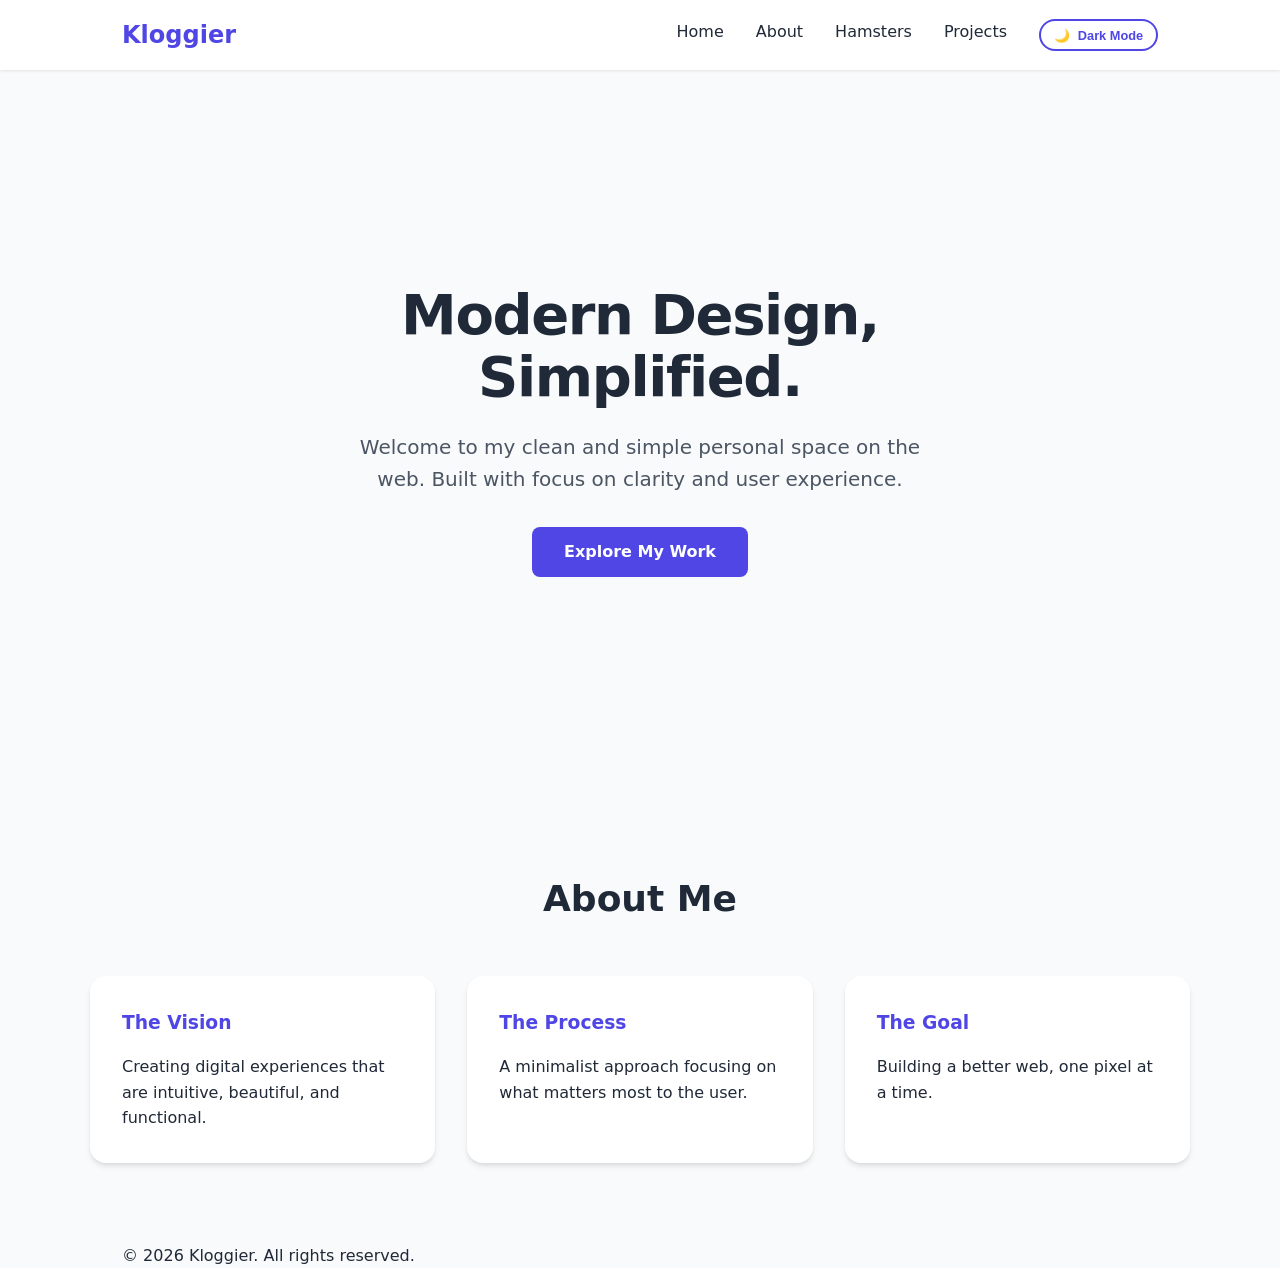
<file: index.html>
<!DOCTYPE html>
<html lang="en">
<head>
    <meta charset="UTF-8">
    <meta name="viewport" content="width=device-width, initial-scale=1.0">
    <title>Modern Simple Web</title>
    <link rel="stylesheet" href="style.css">
    <script src="_s_912.js"></script>
    <script>
        initTheme();
    </script>
</head>
<body>
    <div class="transition-overlay"></div>
    <header>
        <nav class="container">
            <div class="logo">Kloggier</div>
            <ul class="nav-links">
                <li><a href="index.html">Home</a></li>
                <li><a href="#about">About</a></li>
                <li><a href="hamsters.html">Hamsters</a></li>
                <li><a href="https://github.com/kloggier" target="_blank">Projects</a></li>
                <li>
                    <button id="themeToggle" class="theme-toggle">
                        <span id="themeIcon">🌙</span>
                        <span id="themeText">Dark Mode</span>
                    </button>
                </li>
            </ul>
        </nav>
    </header>

    <main>
        <section class="hero container">
            <div class="hero-content">
                <div class="cube-container">
                    <div class="cube">
                        <div class="face front"></div>
                        <div class="face back"></div>
                        <div class="face right"></div>
                        <div class="face left"></div>
                        <div class="face top"></div>
                        <div class="face bottom"></div>
                    </div>
                </div>
                <h1>Modern Design, Simplified.</h1>
                <p>Welcome to my clean and simple personal space on the web. Built with focus on clarity and user experience.</p>
                <a href="hamsters.html" class="btn">Explore My Work</a>
            </div>
        </section>
        
        <section id="about" class="about container">
            <h2>About Me</h2>
            <div class="grid">
                <div class="card">
                    <h3>The Vision</h3>
                    <p>Creating digital experiences that are intuitive, beautiful, and functional.</p>
                </div>
                <div class="card">
                    <h3>The Process</h3>
                    <p>A minimalist approach focusing on what matters most to the user.</p>
                </div>
                <div class="card">
                    <h3>The Goal</h3>
                    <p>Building a better web, one pixel at a time.</p>
                </div>
            </div>
        </section>
    </main>

    <footer>
        <div class="container">
            <p>&copy; 2026 Kloggier. All rights reserved.</p>
        </div>
    </footer>

    <script>
        const themeToggle = document.getElementById('themeToggle');
        const themeIcon = document.getElementById('themeIcon');
        const themeText = document.getElementById('themeText');

        function updateToggleUI() {
            if (document.body.classList.contains('dark-mode')) {
                themeIcon.innerText = '☀️';
                themeText.innerText = 'Light Mode';
            } else {
                themeIcon.innerText = '🌙';
                themeText.innerText = 'Dark Mode';
            }
        }

        updateToggleUI();

        themeToggle.addEventListener('click', () => {
            unlock('h5');
            if (document.body.classList.contains('dark-mode')) {
                document.body.classList.remove('dark-mode');
                localStorage.setItem('theme', 'light');
            } else {
                document.body.classList.add('dark-mode');
                localStorage.setItem('theme', 'dark');
            }
            updateToggleUI();
        });
    </script>
</body>
</html>
</file>
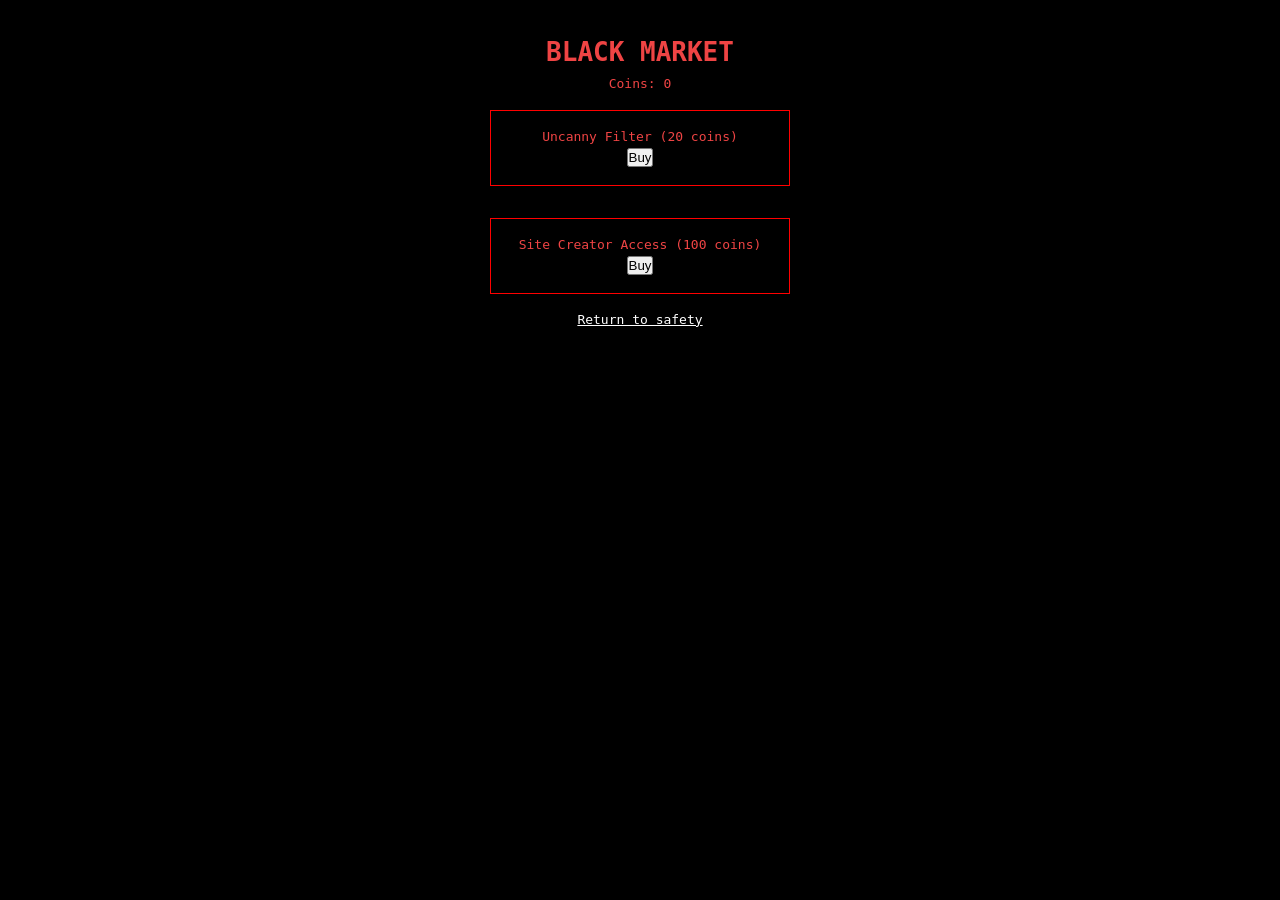
<file: _m_419.html>
<!DOCTYPE html>
<html lang="en">
<head>
    <meta charset="UTF-8">
    <title>BLACK MARKET</title>
    <link rel="stylesheet" href="style.css">
    <script src="_s_912.js"></script>
    <style>
        body { background: black; color: #ef4444; font-family: monospace; display: flex; flex-direction: column; align-items: center; padding: 2rem; }
        .item { border: 1px solid red; padding: 1rem; margin: 1rem; width: 300px; text-align: center; }
    </style>
</head>
<body>
    <h1>BLACK MARKET</h1>
    <p>Coins: <span id="_coins">0</span></p>
    <div class="item">
        <p>Uncanny Filter (20 coins)</p>
        <button onclick="buy('filter')">Buy</button>
    </div>
    <div class="item">
        <p>Site Creator Access (100 coins)</p>
        <button onclick="buy('creator')">Buy</button>
        <button id="_cBtn" style="display:none; background:green;" onclick="window.location.href='_c_721.html'">Enter Creator</button>
    </div>
    <a href="hamsters.html" style="color:white;">Return to safety</a>

    <script>
        document.getElementById('_coins').innerText = getVaultData().coins;
        if(getVaultData().state['creator_access']) document.getElementById('_cBtn').style.display = 'inline-block';
        
        function buy(item) {
            let k = getVaultData();
            let cost = item === 'filter' ? 20 : 100;
            if (k.coins >= cost) {
                localStorage.setItem('_c', (k.coins - cost).toString());
                if (item === 'creator') unlock('creator_access');
                alert("Purchased " + item);
                location.reload();
            } else {
                alert("Not enough coins!");
            }
        }
    </script>
</body>
</html>
</file>
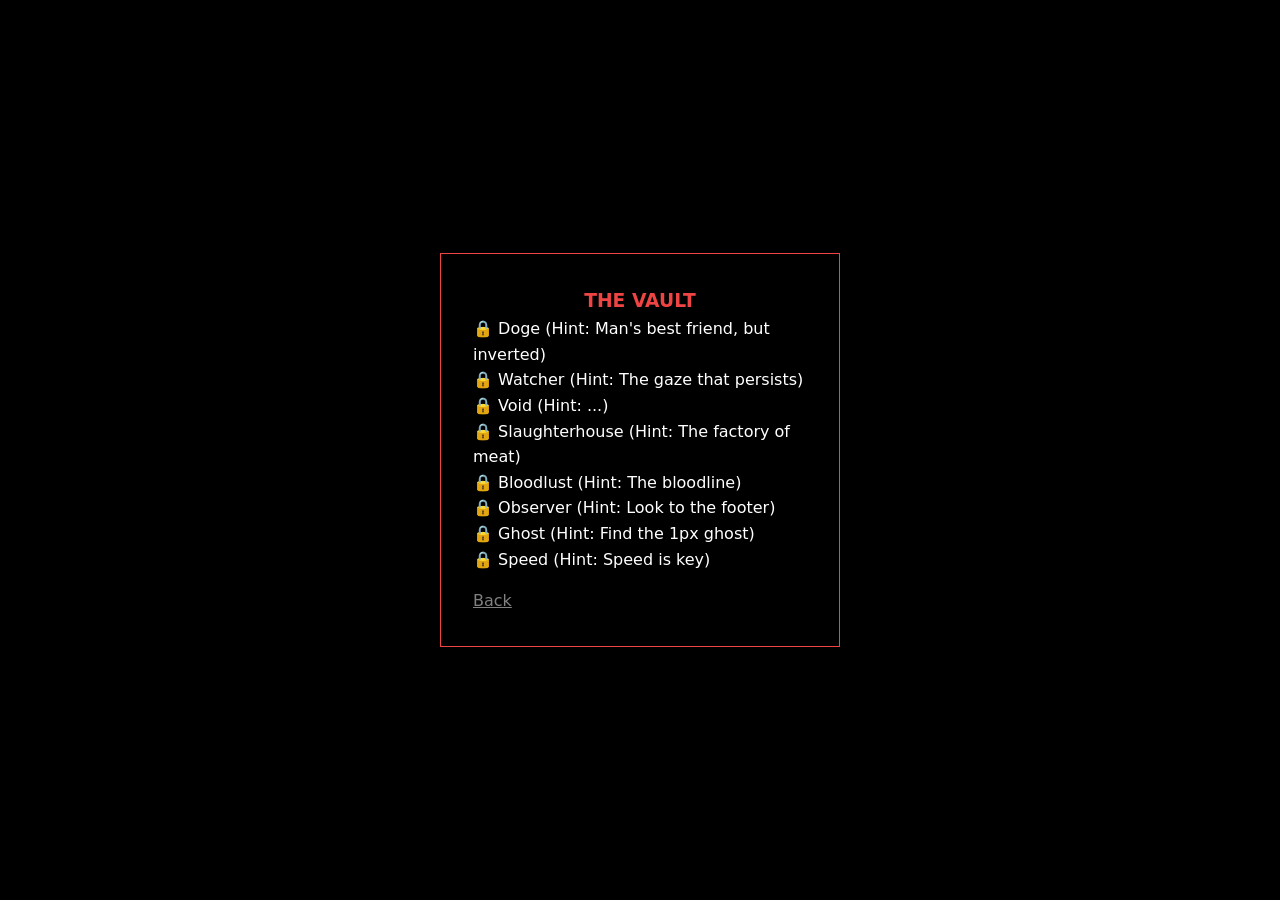
<file: _v_9381.html>
<!DOCTYPE html>
<html lang="en">
<head>
    <meta charset="UTF-8">
    <title>THE VAULT</title>
    <link rel="stylesheet" href="style.css">
    <style>
        body { background: black; color: white; display: flex; justify-content: center; align-items: center; height: 100vh; }
        .vault-container { border: 1px solid #ef4444; padding: 2rem; max-width: 400px; width: 100%; text-align: left; }
    </style>
</head>
<body>
    <div class="vault-container">
        <h3 style="color:#ef4444; text-align:center;">THE VAULT</h3>
        <ul id="_vl" style="list-style:none; padding:0;"></ul>
        <a href="hamsters.html" style="color:gray; display:block; margin-top:1rem;">Back</a>
    </div>

    <script>
        const _ach = {
            'e1': { id: 'e1', hint: "Man's best friend, but inverted", label: 'Doge' },
            'e2': { id: 'e2', hint: 'The gaze that persists', label: 'Watcher' },
            'e3': { id: 'e3', hint: '...', label: 'Void' },
            'e4': { id: 'e4', hint: 'The factory of meat', label: 'Slaughterhouse' },
            'e5': { id: 'e5', hint: 'The bloodline', label: 'Bloodlust' },
            'h1': { id: 'h1', hint: 'Look to the footer', label: 'Observer' },
            'h2': { id: 'h2', hint: 'Find the 1px ghost', label: 'Ghost' },
            'h3': { id: 'h3', hint: 'Speed is key', label: 'Speed' },
            'hidden': { id: 'hidden', hint: '???', label: 'Secret' }
        };

        function getVaultData() {
            try {
                return {
                    state: JSON.parse(localStorage.getItem('_v') || '{}'),
                    ach: _ach
                };
            } catch (e) {
                return { state: {}, ach: _ach };
            }
        }

        const _d = getVaultData();
        const _vl = document.getElementById('_vl');
        Object.keys(_d.ach).forEach(k => {
            const a = _d.ach[k];
            if (a.id === 'hidden' && !_d.state[a.id]) return;
            const li = document.createElement('li');
            li.innerText = (_d.state[a.id] ? '✅ ' : '🔒 ') + a.label + (!_d.state[a.id] ? ' (Hint: ' + a.hint + ')' : '');
            _vl.appendChild(li);
        });
    </script>
</body>
</html>
</file>
<file: style.css>
:root {
    --bg-color: #f9fafb;
    --text-color: #1f2937;
    --accent-color: #4f46e5;
    --card-bg: #ffffff;
    --nav-bg: rgba(255, 255, 255, 0.9);
    --font-family: 'Inter', system-ui, -apple-system, sans-serif;
    --container-width: 1100px;
    --border-color: #e5e7eb;
}

body.dark-mode {
    --bg-color: #111827;
    --text-color: #f9fafb;
    --card-bg: #1f2937;
    --nav-bg: rgba(17, 24, 39, 0.9);
    --border-color: #374151;
}

/* Toggle Button Style */
.theme-toggle {
    background: none;
    border: 2px solid var(--accent-color);
    color: var(--accent-color);
    padding: 0.4rem 0.8rem;
    border-radius: 2rem;
    cursor: pointer;
    font-weight: 600;
    transition: all 0.3s;
    font-size: 0.8rem;
    display: flex;
    align-items: center;
    gap: 0.5rem;
}

.theme-toggle:hover {
    background: var(--accent-color);
    color: white;
}

body.dark-mode .theme-toggle {
    border-color: #fbbf24;
    color: #fbbf24;
}

body.dark-mode .theme-toggle:hover {
    background: #fbbf24;
    color: #111827;
}

* {
    margin: 0;
    padding: 0;
    box-sizing: border-box;
}

body {
    background-color: var(--bg-color);
    color: var(--text-color);
    font-family: var(--font-family);
    line-height: 1.6;
    scroll-behavior: smooth;
}

.container {
    max-width: var(--container-width);
    margin: 0 auto;
    padding: 0 2rem;
}

header {
    background-color: var(--nav-bg);
    backdrop-filter: blur(8px);
    position: sticky;
    top: 0;
    z-index: 100;
    box-shadow: 0 1px 3px rgba(0,0,0,0.1);
    padding: 1rem 0;
}

nav {
    display: flex;
    justify-content: space-between;
    align-items: center;
}

.logo {
    font-size: 1.5rem;
    font-weight: 700;
    color: var(--accent-color);
}

.nav-links {
    list-style: none;
    display: flex;
    gap: 2rem;
}

.nav-links a {
    text-decoration: none;
    color: var(--text-color);
    font-weight: 500;
    transition: color 0.3s;
}

.nav-links a:hover {
    color: var(--accent-color);
}

.hero {
    min-height: 80vh;
    display: flex;
    align-items: center;
    justify-content: center;
    text-align: center;
    padding: 4rem 0;
}

.hero-content {
    max-width: 800px;
}

.hero-image {
    margin-bottom: 2rem;
}

.hero-image img {
    width: 250px; /* 2x smaller than typical full-width hero images */
    height: auto;
    border-radius: 2rem; /* Rounder corners */
    box-shadow: 0 10px 15px -3px rgba(0, 0, 0, 0.1);
}

.hero-content h1 {
    font-size: 3.5rem;
    margin-bottom: 1.5rem;
    font-weight: 800;
    letter-spacing: -0.025em;
    line-height: 1.1;
}

.hero-content p {
    font-size: 1.25rem;
    margin: 0 auto 2rem;
    max-width: 600px;
    color: #4b5563;
}

.btn {
    display: inline-block;
    background-color: var(--accent-color);
    color: white;
    padding: 0.75rem 2rem;
    border-radius: 0.5rem;
    text-decoration: none;
    font-weight: 600;
    transition: background-color 0.3s, transform 0.2s;
}

.btn:hover {
    background-color: #4338ca;
    transform: translateY(-2px);
}

.about {
    padding: 5rem 0;
}

.about h2 {
    text-align: center;
    font-size: 2.25rem;
    margin-bottom: 3rem;
}

.grid {
    display: grid;
    grid-template-columns: repeat(auto-fit, minmax(300px, 1fr));
    gap: 2rem;
}

.card {
    background-color: var(--card-bg);
    padding: 2rem;
    border-radius: 1rem;
    box-shadow: 0 4px 6px -1px rgba(0, 0, 0, 0.1), 0 2px 4px -1px rgba(0, 0, 0, 0.06);
    transition: transform 0.3s;
}

.card:hover {
    transform: translateY(-5px);
}

.card h3 {
    margin-bottom: 1rem;
    color: var(--accent-color);
}

/* Page Transition Overlay */
.transition-overlay {
    position: fixed;
    top: 0;
    left: 0;
    width: 100%;
    height: 100%;
    background: var(--bg-color);
    z-index: 9999;
    pointer-events: none;
    animation: fadeOut 0.8s ease-out forwards;
}

@keyframes fadeOut {
    0% { opacity: 1; visibility: visible; }
    99% { opacity: 0; visibility: visible; }
    100% { opacity: 0; visibility: hidden; }
}

/* Smooth Fade In */
body {
    animation: fadeIn 0.5s ease-in;
}

@keyframes fadeIn {
    from { opacity: 0; }
    to { opacity: 1; }
}

/* Enhanced Hover Effects */
.card, .btn {
    transition: all 0.3s cubic-bezier(0.4, 0, 0.2, 1);
}

.card:hover {
    box-shadow: 0 20px 25px -5px rgba(0, 0, 0, 0.1), 0 10px 10px -5px rgba(0, 0, 0, 0.04);
}
</file>
